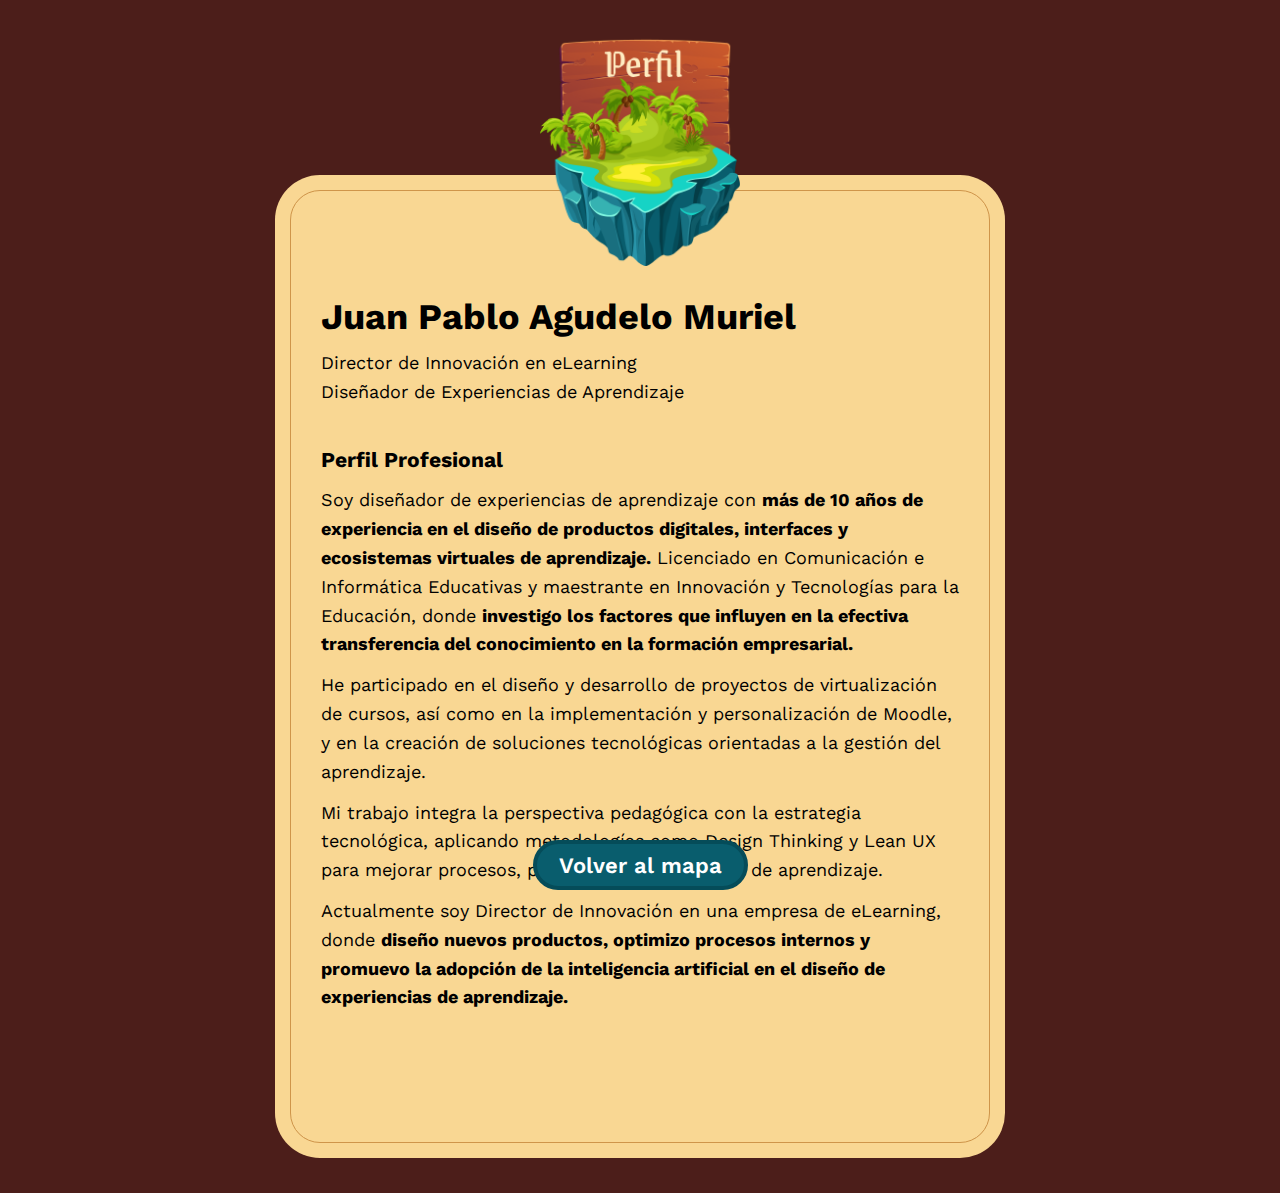
<file: worlds/mundo-1/index.html>
<!DOCTYPE html>
<html lang="es">

<head>
    <meta charset="UTF-8">
    <meta name="viewport" content="width=device-width, initial-scale=1.0">
    <title>Perfil | Juan Pablo Agudelo</title>

    <link rel="preconnect" href="https://fonts.googleapis.com">
    <link rel="preconnect" href="https://fonts.gstatic.com" crossorigin>
    <link href="https://fonts.googleapis.com/css2?family=Work+Sans:ital,wght@0,100..900;1,100..900&display=swap"
        rel="stylesheet">
    <link rel="stylesheet" href="css/restyle.css">
    <link rel="stylesheet" href="css/style.css">
</head>

<body>

    <article id="tema01" class="tema backdrop tema-activo">

        <section class="profile-container">
            <img class="profile-img" src="img/mundo-1.png" alt="Perfil">
            <h1 class="profile-name">Juan Pablo Agudelo Muriel</h1>
            <p class="profile-title">Director de Innovación en eLearning <br>Diseñador de Experiencias de Aprendizaje</p>
            <div class="profile-section">
                <h3 class="section-title">Perfil Profesional</h3>
                <p class="profile-description">
                    Soy diseñador de experiencias de aprendizaje con <strong>más de 10 años de experiencia en el diseño de productos digitales, interfaces y ecosistemas virtuales de aprendizaje.</strong> Licenciado en Comunicación e Informática Educativas y maestrante en Innovación y Tecnologías para la Educación, donde <strong>investigo los factores que influyen en la efectiva transferencia del conocimiento en la formación empresarial.</strong>
                </p>
                <p>
                    He participado en el diseño y desarrollo de proyectos de virtualización de cursos, así como en la implementación y personalización de Moodle, y en la creación de soluciones tecnológicas orientadas a la gestión del aprendizaje.
                </p>
                <p>
                    Mi trabajo integra la perspectiva pedagógica con la estrategia tecnológica, aplicando metodologías como Design Thinking y Lean UX para mejorar procesos, productos y experiencias de aprendizaje.
                </p>
                <p>
                    Actualmente soy Director de Innovación en una empresa de eLearning, donde <strong>diseño nuevos productos, optimizo procesos internos y promuevo la adopción de la inteligencia artificial en el diseño de experiencias de aprendizaje.</strong>
                </p>
            </div>
            <div class="navegation">
                <a class="cerrar btn" href="javascript:void(0)">Volver al mapa</a>
            </div>
        </section>

    </article>


    <script src="js/scripts.js"></script>
    <script src="js/backdrop.min.js"></script>
    <script>
        // Select all elements with class "cerrar"
        const elementClose = document.querySelectorAll(".cerrar");

        // Add click event listener to each element
        elementClose.forEach(element => {
            element.addEventListener("click", closeWorld);
        });

        // Function to close the world
        function closeWorld() {
            const dataBackdrop = {
                closeBackdrop: 'close'
            };
            window.parent.postMessage(dataBackdrop, '*');
        }
    </script>
</body>

</html>
</file>
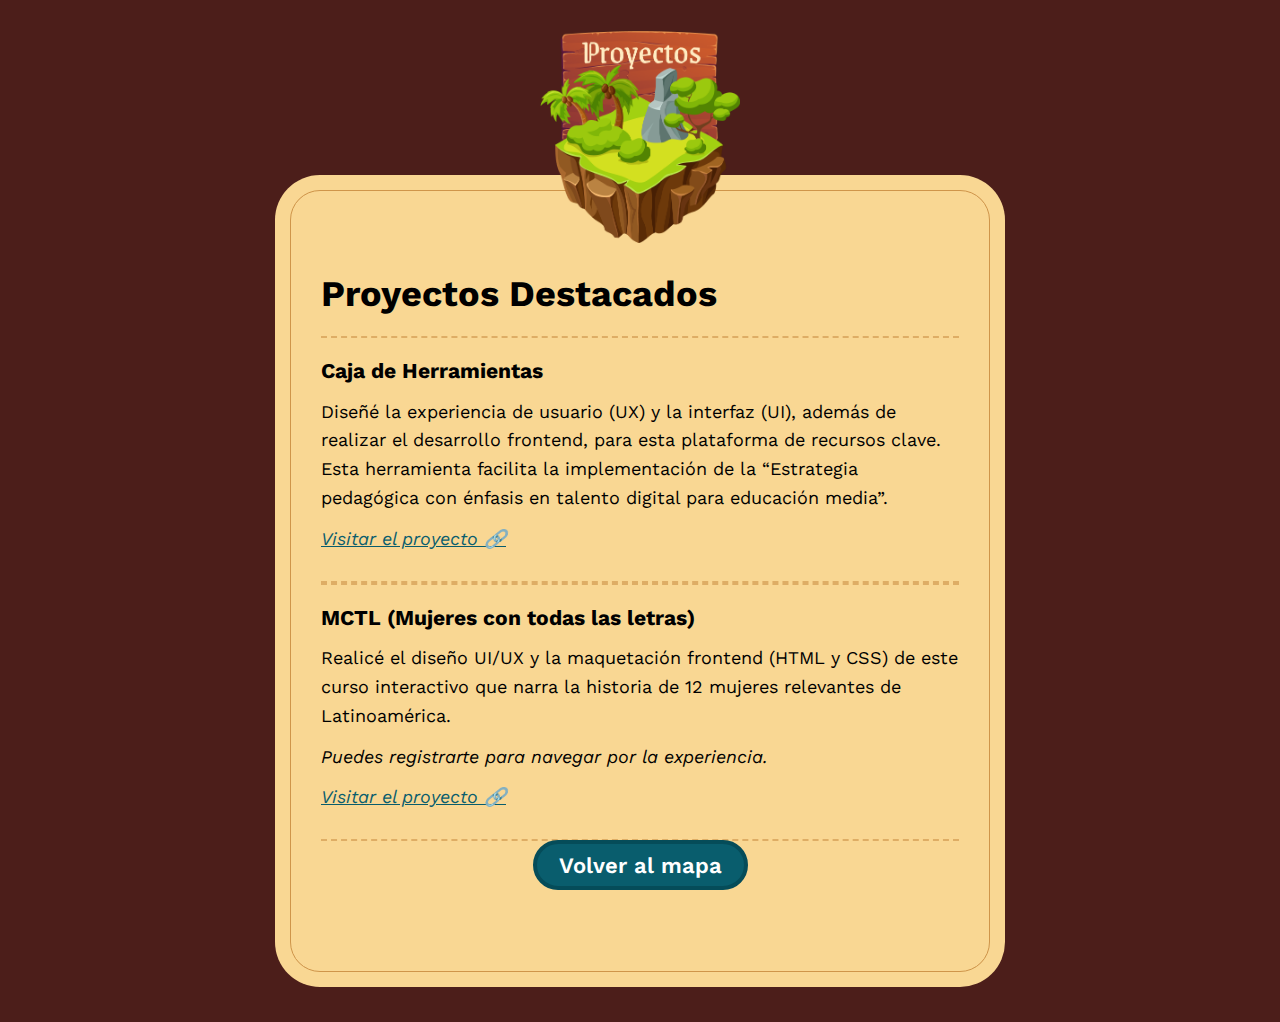
<file: worlds/mundo-2/index.html>
<!DOCTYPE html>
<html lang="es">

<head>
    <meta charset="UTF-8">
    <meta name="viewport" content="width=device-width, initial-scale=1.0">
    <title>Perfil | Juan Pablo Agudelo</title>

    <link rel="preconnect" href="https://fonts.googleapis.com">
    <link rel="preconnect" href="https://fonts.gstatic.com" crossorigin>
    <link href="https://fonts.googleapis.com/css2?family=Work+Sans:ital,wght@0,100..900;1,100..900&display=swap"
        rel="stylesheet">
    <link rel="stylesheet" href="css/restyle.css">
    <link rel="stylesheet" href="css/style.css">
</head>

<body>

    <article id="tema02" class="tema backdrop tema-activo">

        <section class="profile-container">
            <img class="profile-img" src="img/mundo-2.png" alt="Proyectos">
            <h1 class="profile-name">Proyectos Destacados</h1>
            <div class="item">
                <h3>Caja de Herramientas</h3>
                <p>
                    Diseñé la experiencia de usuario (UX) y la interfaz (UI), además de realizar
                    el desarrollo frontend, para esta plataforma de recursos clave. Esta herramienta facilita la
                    implementación de la “Estrategia pedagógica con énfasis en talento digital para educación media”.
                </p>
                <p>
                    <a class="link-p" href="https://caja-herramientas.labtica.com/" target="_blank" rel="noopener noreferrer">Visitar
                        el proyecto 🔗</a>
                </p>
            </div>
            <div class="item">
                <h3>MCTL (Mujeres con todas las letras)</h3>
                <p>
                    Realicé el diseño UI/UX y la maquetación frontend (HTML y CSS) de este curso interactivo que narra la historia de 12 mujeres relevantes de Latinoamérica.
                </p>
                <p>
                    <i>Puedes registrarte para navegar por la experiencia.</i>
                </p>
                <p>
                    <a class="link-p" href="https://mctl.escueladidactica.com/" target="_blank" rel="noopener noreferrer">Visitar
                        el proyecto 🔗</a>
                </p>
            </div>
            <div class="navegation">
                <a class="cerrar btn" href="javascript:void(0)">Volver al mapa</a>
            </div>
        </section>

    </article>


    <script src="js/scripts.js"></script>
    <script src="js/backdrop.min.js"></script>
    <script>
        // Select all elements with class "cerrar"
        const elementClose = document.querySelectorAll(".cerrar");

        // Add click event listener to each element
        elementClose.forEach(element => {
            element.addEventListener("click", closeWorld);
        });

        // Function to close the world
        function closeWorld() {
            const dataBackdrop = {
                closeBackdrop: 'close'
            };
            window.parent.postMessage(dataBackdrop, '*');
        }
    </script>
</body>

</html>
</file>
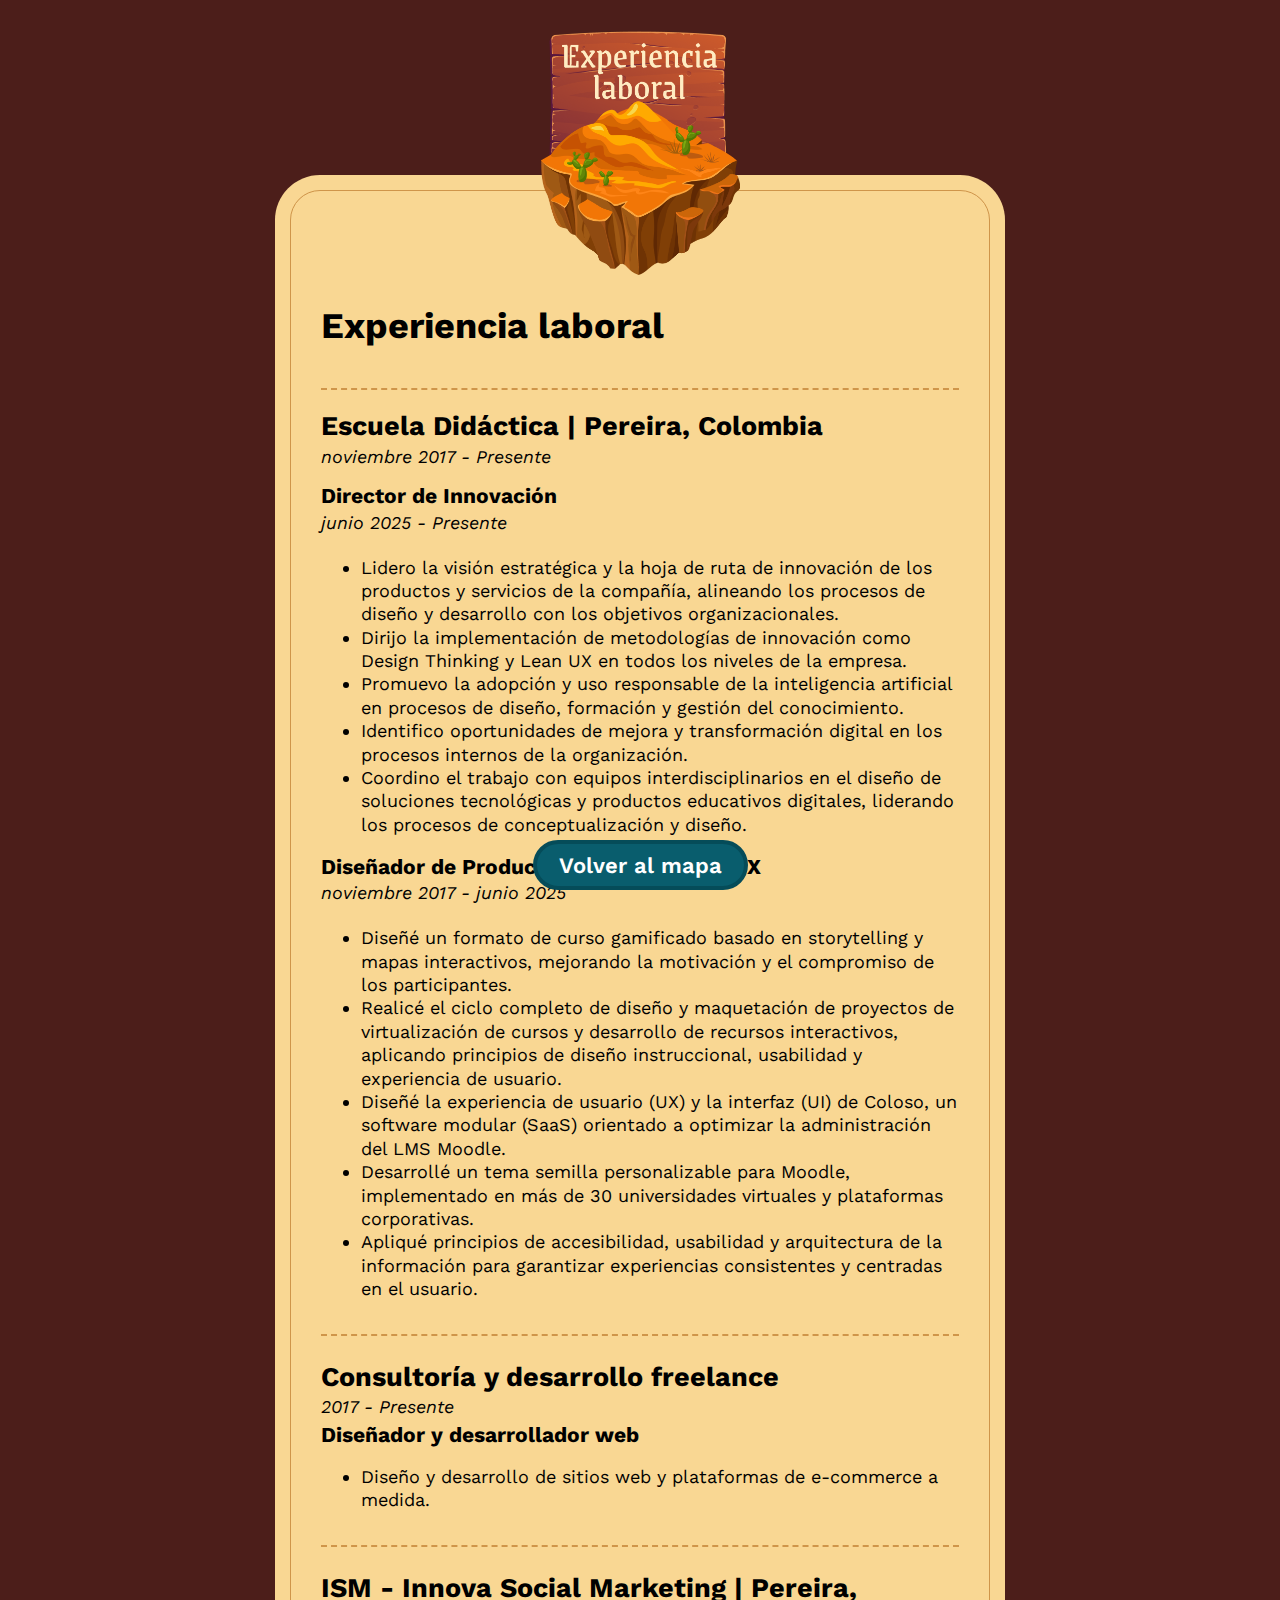
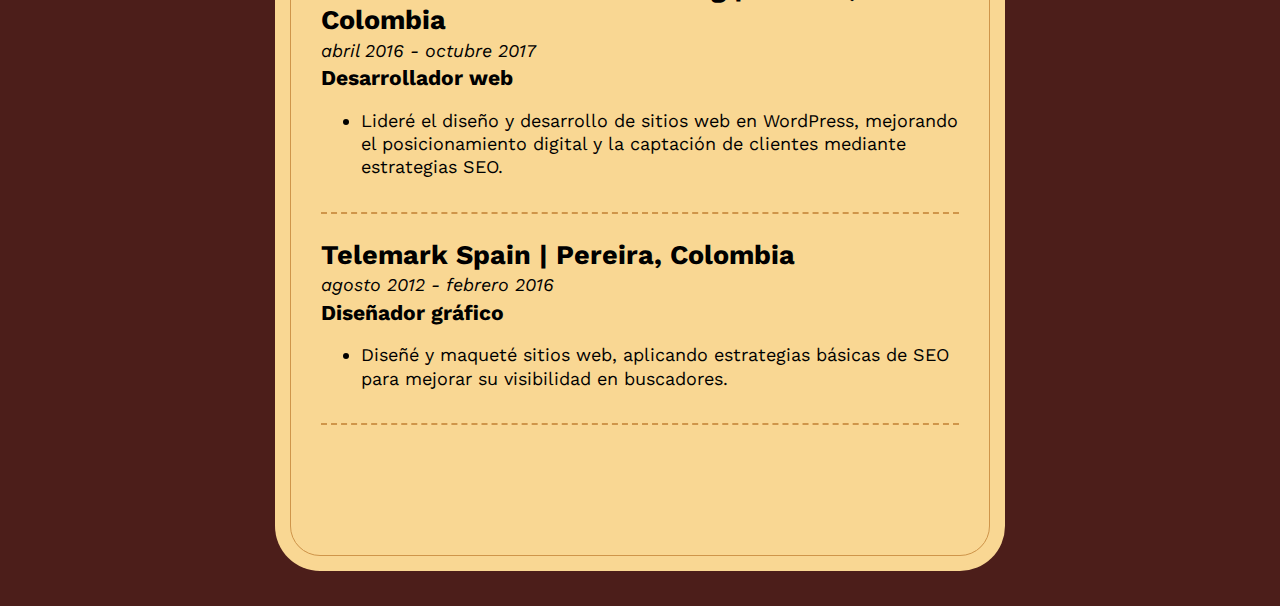
<file: worlds/mundo-3/index.html>
<!DOCTYPE html>
<html lang="es">

<head>
    <meta charset="UTF-8">
    <meta name="viewport" content="width=device-width, initial-scale=1.0">
    <title>Perfil | Juan Pablo Agudelo</title>

    <link rel="preconnect" href="https://fonts.googleapis.com">
    <link rel="preconnect" href="https://fonts.gstatic.com" crossorigin>
    <link href="https://fonts.googleapis.com/css2?family=Work+Sans:ital,wght@0,100..900;1,100..900&display=swap"
        rel="stylesheet">
    <link rel="stylesheet" href="css/restyle.css">
    <link rel="stylesheet" href="css/style.css">
</head>

<body>

    <article id="tema03" class="tema backdrop tema-activo">

        <section class="profile-container">
            <img class="profile-img" src="img/mundo-3.png" alt="Perfil">
            <h1 class="profile-name">Experiencia laboral</h1>
            <div class="profile-section">
                <div class="job">
                    <h2 class="mb-0">Escuela Didáctica | Pereira, Colombia</h2>
                    <p class="date"><i>noviembre 2017 - Presente</i></p>
                    
                    <h3 class="mb-0">Director de Innovación</h3>
                    <p class="date mb-0"><i>junio 2025 - Presente</i></p>
                    <ul>
                        <li>Lidero la visión estratégica y la hoja de ruta de innovación de los productos y servicios de la compañía, alineando los procesos de diseño y desarrollo con los objetivos organizacionales.</li>
                        <li>Dirijo la implementación de metodologías de innovación como Design Thinking y Lean UX en todos los niveles de la empresa.</li>
                        <li>Promuevo la adopción y uso responsable de la inteligencia artificial en procesos de diseño, formación y gestión del conocimiento.</li>
                        <li>Identifico oportunidades de mejora y transformación digital en los procesos internos de la organización.</li>
                        <li>Coordino el trabajo con equipos interdisciplinarios en el diseño de soluciones tecnológicas y productos educativos digitales, liderando los procesos de conceptualización y diseño.</li>
                    </ul>

                    <h3 class="mb-0">Diseñador de Productos / Diseñador UI/UX</h3>
                    <p class="date mb-0"><i>noviembre 2017 - junio 2025</i></p>
                    <ul>
                        <li>Diseñé un formato de curso gamificado basado en storytelling y mapas interactivos, mejorando la motivación y el compromiso de los participantes.</li>
                        <li>Realicé el ciclo completo de diseño y maquetación de proyectos de virtualización de cursos y desarrollo de recursos interactivos, aplicando principios de diseño instruccional, usabilidad y experiencia de usuario.</li>
                        <li>Diseñé la experiencia de usuario (UX) y la interfaz (UI) de Coloso, un software modular (SaaS) orientado a optimizar la administración del LMS Moodle.</li>
                        <li>Desarrollé un tema semilla personalizable para Moodle, implementado en más de 30 universidades virtuales y plataformas corporativas.</li>
                        <li>Apliqué principios de accesibilidad, usabilidad y arquitectura de la información para garantizar experiencias consistentes y centradas en el usuario.</li>
                    </ul>
                </div>

                <div class="job">
                    <h2 class="mb-0">Consultoría y desarrollo freelance</h2>
                     <p class="date mb-0"><i>2017 - Presente</i></p>
                    <h3 class="mb-0">Diseñador y desarrollador web</h3>
                    <ul>
                        <li>Diseño y desarrollo de sitios web y plataformas de e-commerce a medida.</li>
                    </ul>
                </div>

                <div class="job">
                    <h2 class="mb-0">ISM - Innova Social Marketing | Pereira, Colombia</h2>
                    <p class="date mb-0"><i>abril 2016 - octubre 2017</i></p>
                    <h3>Desarrollador web</h3>
                    <ul>
                        <li>Lideré el diseño y desarrollo de sitios web en WordPress, mejorando el posicionamiento digital y la captación de clientes mediante estrategias SEO.</li>
                    </ul>
                </div>

                <div class="job">
                    <h2 class="mb-0">Telemark Spain | Pereira, Colombia</h2>
                    <p class="date mb-0"><i>agosto 2012 - febrero 2016</i></p>
                    <h3>Diseñador gráfico</h3>
                    <ul>
                        <li>Diseñé y maqueté sitios web, aplicando estrategias básicas de SEO para mejorar su visibilidad en buscadores.</li>
                    </ul>
                </div>
            </div></div></ul>

            </div>
            <div class="navegation">
                <a class="cerrar btn" href="javascript:void(0)">Volver al mapa</a>
            </div>
        </section>

    </article>


    <script src="js/scripts.js"></script>
    <script src="js/backdrop.min.js"></script>
    <script>
        // Select all elements with class "cerrar"
        const elementClose = document.querySelectorAll(".cerrar");

        // Add click event listener to each element
        elementClose.forEach(element => {
            element.addEventListener("click", closeWorld);
        });

        // Function to close the world
        function closeWorld() {
            const dataBackdrop = {
                closeBackdrop: 'close'
            };
            window.parent.postMessage(dataBackdrop, '*');
        }
    </script>
</body>


</html>
</file>
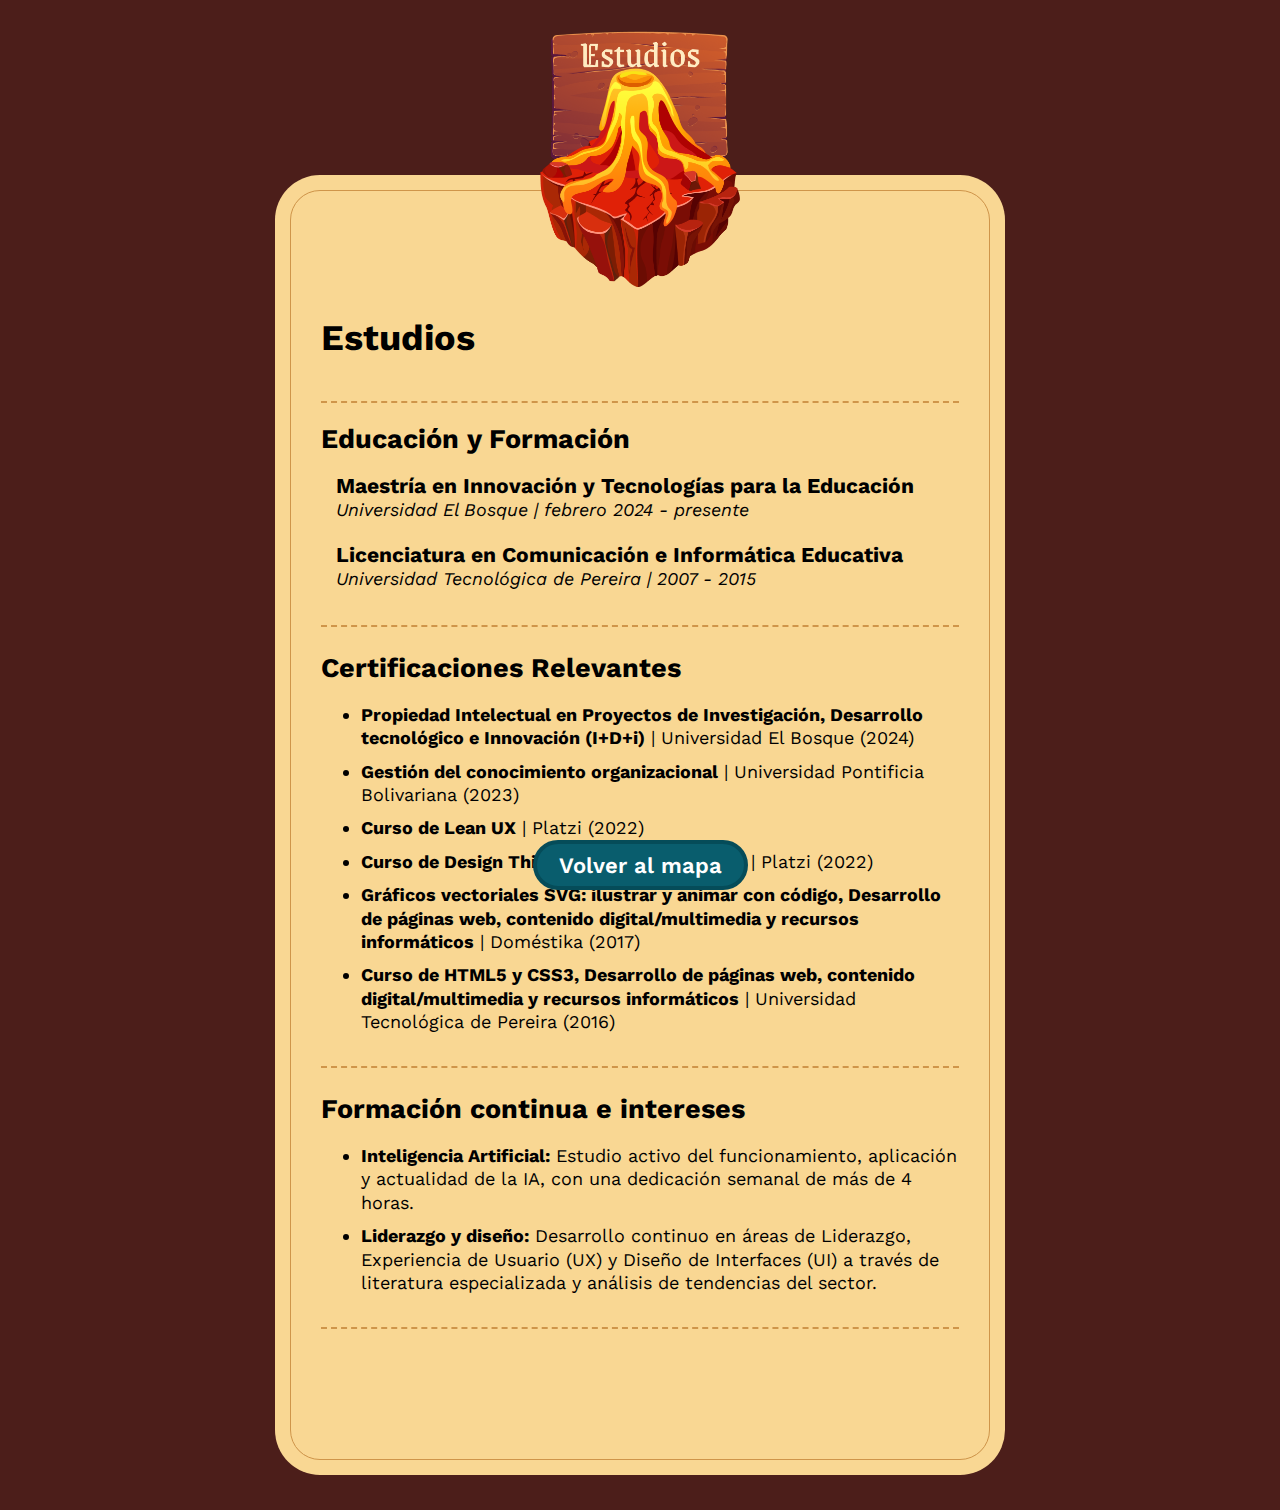
<file: worlds/mundo-4/index.html>
<!DOCTYPE html>
<html lang="es">

<head>
    <meta charset="UTF-8">
    <meta name="viewport" content="width=device-width, initial-scale=1.0">
    <title>Perfil | Juan Pablo Agudelo</title>

    <link rel="preconnect" href="https://fonts.googleapis.com">
    <link rel="preconnect" href="https://fonts.gstatic.com" crossorigin>
    <link href="https://fonts.googleapis.com/css2?family=Work+Sans:ital,wght@0,100..900;1,100..900&display=swap"
        rel="stylesheet">
    <link rel="stylesheet" href="css/restyle.css">
    <link rel="stylesheet" href="css/style.css">
</head>

<body>

    <article id="tema04" class="tema backdrop tema-activo">

        <section class="profile-container">
            <img class="profile-img" src="img/mundo-4.png" alt="Estudios">
            <h1 class="profile-name">Estudios</h1>
            <div class="profile-section">
                <div class="item">
                    <h2>Educación y Formación</h2>
                        <div class="pl-15">
                            <div class="mb-20">
                                <h3 class="mb-0">Maestría en Innovación y Tecnologías para la Educación</h3>
                                <i>Universidad El Bosque <span class="date">| febrero 2024 - presente</span></i>
                            </div>
                            <div class="mb-20">
                                <h3 class="mb-0">Licenciatura en Comunicación e Informática Educativa</h3>
                                <i>Universidad Tecnológica de Pereira <span class="date">| 2007 - 2015</span></i>
                            </div>
                        </div>
                </div>
                <div class="item">
                    <h2>Certificaciones Relevantes</h2>
                    <ul class="certifications-list">
                        <li>
                            <strong>Propiedad Intelectual en Proyectos de Investigación, Desarrollo tecnológico e Innovación (I+D+i)</strong> | Universidad El Bosque (2024)
                        </li>
                        <li>
                            <strong>Gestión del conocimiento organizacional</strong> | Universidad Pontificia Bolivariana (2023)
                        </li>
                        <li>
                            <strong>Curso de Lean UX</strong> | Platzi (2022)
                        </li>
                        <li>
                            <strong>Curso de Design Thinking con Minds Garage</strong> | Platzi (2022)
                        </li>
                        <li>
                            <strong>Gráficos vectoriales SVG: ilustrar y animar con código, Desarrollo de páginas web, contenido digital/multimedia y recursos informáticos</strong> | Doméstika (2017)
                        </li>
                        <li>
                            <strong>Curso de HTML5 y CSS3, Desarrollo de páginas web, contenido digital/multimedia y recursos informáticos</strong> | Universidad Tecnológica de Pereira (2016)
                        </li>
                    </ul>
                </div>
                <div class="item">
                    <h2>Formación continua e intereses</h2>
                    <ul class="interests-list">
                        <li>
                            <strong>Inteligencia Artificial:</strong> Estudio activo del funcionamiento, aplicación y actualidad de la IA, con una dedicación semanal de más de 4 horas.
                        </li>
                        <li>
                            <strong>Liderazgo y diseño:</strong> Desarrollo continuo en áreas de Liderazgo, Experiencia de Usuario (UX) y Diseño de Interfaces (UI) a través de literatura especializada y análisis de tendencias del sector.
                        </li>
                    </ul>
                </div>
            </div>

            </div>
            <div class="navegation">
                <a class="cerrar btn" href="javascript:void(0)">Volver al mapa</a>
            </div>
        </section>

    </article>


    <script src="js/scripts.js"></script>
    <script src="js/backdrop.min.js"></script>
    <script>
        // Select all elements with class "cerrar"
        const elementClose = document.querySelectorAll(".cerrar");

        // Add click event listener to each element
        elementClose.forEach(element => {
            element.addEventListener("click", closeWorld);
        });

        // Function to close the world
        function closeWorld() {
            const dataBackdrop = {
                closeBackdrop: 'close'
            };
            window.parent.postMessage(dataBackdrop, '*');
        }
    </script>
</body>


</html>
</file>
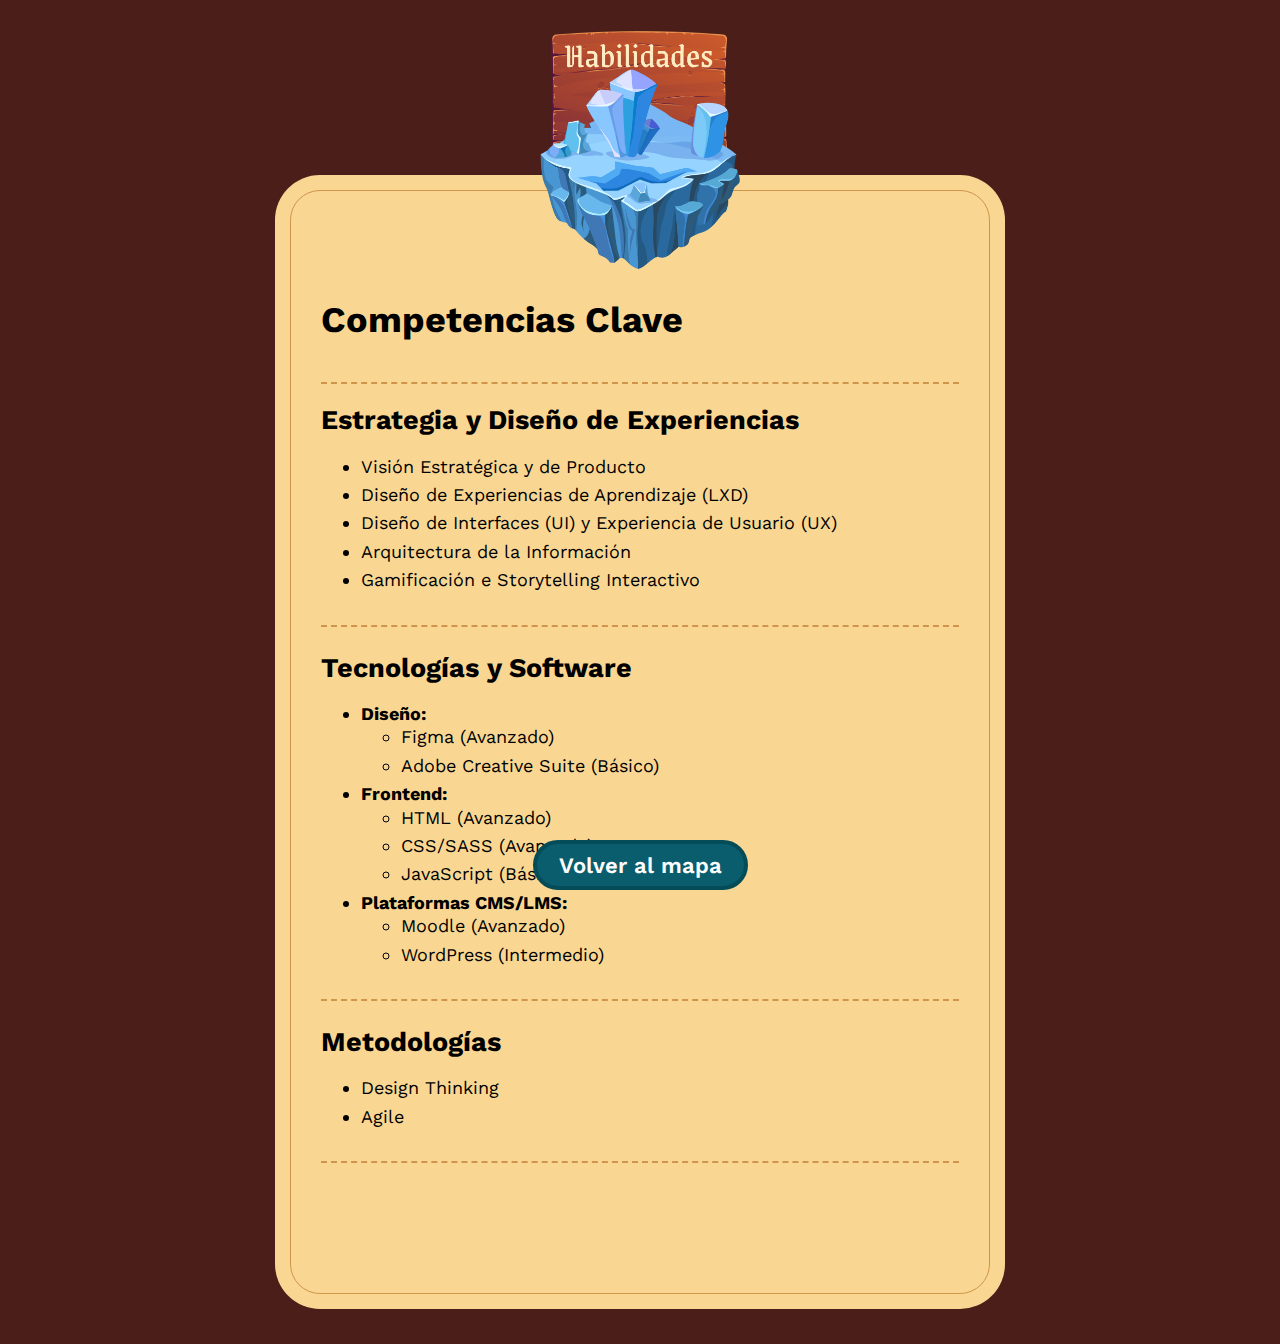
<file: worlds/mundo-5/index.html>
<!DOCTYPE html>
<html lang="es">

<head>
    <meta charset="UTF-8">
    <meta name="viewport" content="width=device-width, initial-scale=1.0">
    <title>Perfil | Juan Pablo Agudelo</title>

    <link rel="preconnect" href="https://fonts.googleapis.com">
    <link rel="preconnect" href="https://fonts.gstatic.com" crossorigin>
    <link href="https://fonts.googleapis.com/css2?family=Work+Sans:ital,wght@0,100..900;1,100..900&display=swap"
        rel="stylesheet">
    <link rel="stylesheet" href="css/restyle.css">
    <link rel="stylesheet" href="css/style.css">
</head>

<body>

    <article id="tema05" class="tema backdrop tema-activo">

        <section class="profile-container">
            <img class="profile-img" src="img/mundo-5.png" alt="Habilidades">
            <h1 class="profile-name">Competencias Clave</h1>
            <div class="profile-section">
                <div class="item">
                    <h2>Estrategia y Diseño de Experiencias</h2>
                    <ul>
                        <li>Visión Estratégica y de Producto</li>
                        <li>Diseño de Experiencias de Aprendizaje (LXD)</li>
                        <li>Diseño de Interfaces (UI) y Experiencia de Usuario (UX)</li>
                        <li>Arquitectura de la Información</li>
                        <li>Gamificación e Storytelling Interactivo</li>
                    </ul>
                </div>
                <div class="item">
                    <h2>Tecnologías y Software</h2>
                    <ul>
                        <li>
                            <strong>Diseño:</strong>
                            <ul>
                                <li>Figma (Avanzado)</li>
                                <li>Adobe Creative Suite (Básico)</li>
                            </ul>
                        </li>
                        <li>
                            <strong>Frontend:</strong>
                            <ul>
                                <li>HTML (Avanzado)</li>
                                <li>CSS/SASS (Avanzado)</li>
                                <li>JavaScript (Básico)</li>
                            </ul>
                        </li>
                        <li>
                            <strong>Plataformas CMS/LMS:</strong>
                            <ul>
                                <li>Moodle (Avanzado)</li>
                                <li>WordPress (Intermedio)</li>
                            </ul>
                        </li>
                    </ul>
                </div>
                <div class="item">
                    <h2>Metodologías</h2>
                    <ul>
                        <li>Design Thinking</li>
                        <li>Agile</li>
                    </ul>
                </div>
            </div>

            </div>
            <div class="navegation">
                <a class="cerrar btn" href="javascript:void(0)">Volver al mapa</a>
            </div>
        </section>

    </article>


    <script src="js/scripts.js"></script>
    <script src="js/backdrop.min.js"></script>
    <script>
        // Select all elements with class "cerrar"
        const elementClose = document.querySelectorAll(".cerrar");

        // Add click event listener to each element
        elementClose.forEach(element => {
            element.addEventListener("click", closeWorld);
        });

        // Function to close the world
        function closeWorld() {
            const dataBackdrop = {
                closeBackdrop: 'close'
            };
            window.parent.postMessage(dataBackdrop, '*');
        }
    </script>
</body>

</html>
</file>
<file: worlds/mundo-1/css/restyle.css>
*,*::before,*::after{-webkit-box-sizing:border-box;box-sizing:border-box}:focus{outline:none}html{line-height:1.3;-webkit-text-size-adjust:100%;-webkit-tap-highlight-color:transparent}body{margin:0;font-size:1rem}main{display:block}h1{font-size:2em}h1,h2,h3,h4,h5,h6{margin:0 0 0.67em;line-height:1.2}p{margin-top:0;margin-bottom:0.67em}hr{-webkit-box-sizing:content-box;box-sizing:content-box;height:0;overflow:visible}pre{font-family:monospace, monospace;font-size:1em}a{background-color:transparent}abbr[title]{border-bottom:none;text-decoration:underline;-webkit-text-decoration:underline dotted;text-decoration:underline dotted}b,strong{font-weight:bolder}code,kbd,samp{font-family:monospace, monospace;font-size:1em}small{font-size:80%}sub,sup{font-size:75%;line-height:0;position:relative;vertical-align:baseline}sub{bottom:-0.25em}sup{top:-0.5em}img{border-style:none;vertical-align:middle}button,input,optgroup,select,textarea{font-family:inherit;font-size:100%;line-height:1.15;margin:0}button,input{overflow:visible}button,select{text-transform:none}button,[type="button"],[type="reset"],[type="submit"]{-webkit-appearance:button;border:0}button:hover{cursor:pointer}button::-moz-focus-inner,[type="button"]::-moz-focus-inner,[type="reset"]::-moz-focus-inner,[type="submit"]::-moz-focus-inner{border-style:none;padding:0}button:focus,button:-moz-focusring,[type="button"]:-moz-focusring,[type="reset"]:-moz-focusring,[type="submit"]:-moz-focusring{outline:none}fieldset{padding:0.35em 0.75em 0.625em}legend{-webkit-box-sizing:border-box;box-sizing:border-box;color:inherit;display:table;max-width:100%;padding:0;white-space:normal}progress{vertical-align:baseline}textarea{overflow:auto}[type="checkbox"],[type="radio"]{-webkit-box-sizing:border-box;box-sizing:border-box;padding:0}[type="number"]::-webkit-inner-spin-button,[type="number"]::-webkit-outer-spin-button{height:auto}[type="search"]{-webkit-appearance:textfield;outline-offset:-2px}[type="search"]::-webkit-search-decoration{-webkit-appearance:none}::-webkit-file-upload-button{-webkit-appearance:button;font:inherit}details{display:block}summary{display:list-item}template{display:none}[hidden]{display:none}
</file>
<file: worlds/mundo-1/css/style.css>
:root {
   font-size: 18px;
}

body {
   font-family: "Work Sans", sans-serif;
   min-height: 100vh;
   background-color: #4c1e1a;
   padding: 20px;
}

img {
   max-width: 100%;
}

p {
   line-height: 1.6;
}   

.profile-container {
  max-width: 700px;
  margin: 170px auto 30px;
  background-color: #f9d793;
  padding: 30px;
  border-radius: 30px;
  border: 1px solid #cf954a;
    box-shadow: 0 0 0 15px #f9d793;
}
.profile-img {
  position: relative;
  top: -190px;
  left: 50%;
  transform: translateX(-50%);
  width: 200px;
  margin-bottom: -160px;
}

.navegation {
    position: sticky;
  bottom: 10px;
    text-align: center;
    margin-top: 40px;
}

.navegation .btn {
    margin-left:auto;
    margin-right: auto;
}

.btn {
   display: block;
   width: 100%;
   max-width: max-content;
   padding: .2em 1em;
   margin: 10px 10px 10px;
   font-size: 22px;
   font-weight: 600; 
   color: rgb(255, 255, 255);
   background-color: #095d6d;
   border-style: solid;
   border-width: 4px;
   border-color: #054c59;
   border-radius: 50px;
   transition: all 0.3s ease 0s;
   text-align: center;
   line-height: 1.5;
   text-decoration: none;
}

.btn:hover {
   text-decoration: none;
   transform: scale(1.05);
   box-shadow: 0 27px 24px 0 rgba(0, 0, 0, 0.24), 0 40px 77px 0 rgba(0, 0, 0, 0.19);
}


.profile-name {
    margin-bottom: 10px;
}

.profile-section {
    margin-top: 40px;
}
</file>
<file: worlds/mundo-2/css/restyle.css>
*,*::before,*::after{-webkit-box-sizing:border-box;box-sizing:border-box}:focus{outline:none}html{line-height:1.3;-webkit-text-size-adjust:100%;-webkit-tap-highlight-color:transparent}body{margin:0;font-size:1rem}main{display:block}h1{font-size:2em}h1,h2,h3,h4,h5,h6{margin:0 0 0.67em;line-height:1.2}p{margin-top:0;margin-bottom:0.67em}hr{-webkit-box-sizing:content-box;box-sizing:content-box;height:0;overflow:visible}pre{font-family:monospace, monospace;font-size:1em}a{background-color:transparent}abbr[title]{border-bottom:none;text-decoration:underline;-webkit-text-decoration:underline dotted;text-decoration:underline dotted}b,strong{font-weight:bolder}code,kbd,samp{font-family:monospace, monospace;font-size:1em}small{font-size:80%}sub,sup{font-size:75%;line-height:0;position:relative;vertical-align:baseline}sub{bottom:-0.25em}sup{top:-0.5em}img{border-style:none;vertical-align:middle}button,input,optgroup,select,textarea{font-family:inherit;font-size:100%;line-height:1.15;margin:0}button,input{overflow:visible}button,select{text-transform:none}button,[type="button"],[type="reset"],[type="submit"]{-webkit-appearance:button;border:0}button:hover{cursor:pointer}button::-moz-focus-inner,[type="button"]::-moz-focus-inner,[type="reset"]::-moz-focus-inner,[type="submit"]::-moz-focus-inner{border-style:none;padding:0}button:focus,button:-moz-focusring,[type="button"]:-moz-focusring,[type="reset"]:-moz-focusring,[type="submit"]:-moz-focusring{outline:none}fieldset{padding:0.35em 0.75em 0.625em}legend{-webkit-box-sizing:border-box;box-sizing:border-box;color:inherit;display:table;max-width:100%;padding:0;white-space:normal}progress{vertical-align:baseline}textarea{overflow:auto}[type="checkbox"],[type="radio"]{-webkit-box-sizing:border-box;box-sizing:border-box;padding:0}[type="number"]::-webkit-inner-spin-button,[type="number"]::-webkit-outer-spin-button{height:auto}[type="search"]{-webkit-appearance:textfield;outline-offset:-2px}[type="search"]::-webkit-search-decoration{-webkit-appearance:none}::-webkit-file-upload-button{-webkit-appearance:button;font:inherit}details{display:block}summary{display:list-item}template{display:none}[hidden]{display:none}
</file>
<file: worlds/mundo-2/css/style.css>
:root {
   font-size: 18px;
}

body {
   font-family: "Work Sans", sans-serif;
   min-height: 100vh;
   background-color: #4c1e1a;
   padding: 20px;
}

img {
   max-width: 100%;
}

p {
   line-height: 1.6;
}   

.profile-container {
  max-width: 700px;
  margin: 170px auto 30px;
  background-color: #f9d793;
  padding: 30px;
  border-radius: 30px;
  border: 1px solid #cf954a;
    box-shadow: 0 0 0 15px #f9d793;
}
.profile-img {
  position: relative;
  top: -190px;
  left: 50%;
  transform: translateX(-50%);
  width: 200px;
  margin-bottom: -160px;
}

.navegation {
    position: sticky;
  bottom: 10px;
    text-align: center;
    margin-top: 40px;
}

.navegation .btn {
    margin-left:auto;
    margin-right: auto;
}

.btn {
   display: block;
   width: 100%;
   max-width: max-content;
   padding: .2em 1em;
   margin: 10px 10px 10px;
   font-size: 22px;
   font-weight: 600; 
   color: rgb(255, 255, 255);
   background-color: #095d6d;
   border-style: solid;
   border-width: 4px;
   border-color: #054c59;
   border-radius: 50px;
   transition: all 0.3s ease 0s;
   text-align: center;
   line-height: 1.5;
   text-decoration: none;
}

.btn:hover {
   text-decoration: none;
   transform: scale(1.05);
   box-shadow: 0 27px 24px 0 rgba(0, 0, 0, 0.24), 0 40px 77px 0 rgba(0, 0, 0, 0.19);
}


.profile-name {
    margin-bottom: 20px;
}

.profile-section {
    margin-top: 40px;
}


.item {
  border-top: 2px dashed #dead65;
  border-bottom: 2px dashed #dead65;
  padding: 20px 0 15px;
}

.link-p {
   font-style: italic;
   color: #095d6d;
}
</file>
<file: worlds/mundo-3/css/restyle.css>
*,*::before,*::after{-webkit-box-sizing:border-box;box-sizing:border-box}:focus{outline:none}html{line-height:1.3;-webkit-text-size-adjust:100%;-webkit-tap-highlight-color:transparent}body{margin:0;font-size:1rem}main{display:block}h1{font-size:2em}h1,h2,h3,h4,h5,h6{margin:0 0 0.67em;line-height:1.2}p{margin-top:0;margin-bottom:0.67em}hr{-webkit-box-sizing:content-box;box-sizing:content-box;height:0;overflow:visible}pre{font-family:monospace, monospace;font-size:1em}a{background-color:transparent}abbr[title]{border-bottom:none;text-decoration:underline;-webkit-text-decoration:underline dotted;text-decoration:underline dotted}b,strong{font-weight:bolder}code,kbd,samp{font-family:monospace, monospace;font-size:1em}small{font-size:80%}sub,sup{font-size:75%;line-height:0;position:relative;vertical-align:baseline}sub{bottom:-0.25em}sup{top:-0.5em}img{border-style:none;vertical-align:middle}button,input,optgroup,select,textarea{font-family:inherit;font-size:100%;line-height:1.15;margin:0}button,input{overflow:visible}button,select{text-transform:none}button,[type="button"],[type="reset"],[type="submit"]{-webkit-appearance:button;border:0}button:hover{cursor:pointer}button::-moz-focus-inner,[type="button"]::-moz-focus-inner,[type="reset"]::-moz-focus-inner,[type="submit"]::-moz-focus-inner{border-style:none;padding:0}button:focus,button:-moz-focusring,[type="button"]:-moz-focusring,[type="reset"]:-moz-focusring,[type="submit"]:-moz-focusring{outline:none}fieldset{padding:0.35em 0.75em 0.625em}legend{-webkit-box-sizing:border-box;box-sizing:border-box;color:inherit;display:table;max-width:100%;padding:0;white-space:normal}progress{vertical-align:baseline}textarea{overflow:auto}[type="checkbox"],[type="radio"]{-webkit-box-sizing:border-box;box-sizing:border-box;padding:0}[type="number"]::-webkit-inner-spin-button,[type="number"]::-webkit-outer-spin-button{height:auto}[type="search"]{-webkit-appearance:textfield;outline-offset:-2px}[type="search"]::-webkit-search-decoration{-webkit-appearance:none}::-webkit-file-upload-button{-webkit-appearance:button;font:inherit}details{display:block}summary{display:list-item}template{display:none}[hidden]{display:none}
</file>
<file: worlds/mundo-3/css/style.css>
:root {
   font-size: 18px;
}

body {
   font-family: "Work Sans", sans-serif;
   min-height: 100vh;
   background-color: #4c1e1a;
   padding: 20px;
}

img {
   max-width: 100%;
}

p {
   line-height: 1.6;
}   

.profile-container {
  max-width: 700px;
  margin: 170px auto 30px;
  background-color: #f9d793;
  padding: 30px;
  border-radius: 30px;
  border: 1px solid #cf954a;
    box-shadow: 0 0 0 15px #f9d793;
}
.profile-img {
  position: relative;
  top: -190px;
  left: 50%;
  transform: translateX(-50%);
  width: 200px;
  margin-bottom: -160px;
}

.navegation {
    position: sticky;
  bottom: 10px;
    text-align: center;
    margin-top: 40px;
}

.navegation .btn {
    margin-left:auto;
    margin-right: auto;
}

.btn {
   display: block;
   width: 100%;
   max-width: max-content;
   padding: .2em 1em;
   margin: 10px 10px 10px;
   font-size: 22px;
   font-weight: 600; 
   color: rgb(255, 255, 255);
   background-color: #095d6d;
   border-style: solid;
   border-width: 4px;
   border-color: #054c59;
   border-radius: 50px;
   transition: all 0.3s ease 0s;
   text-align: center;
   line-height: 1.5;
   text-decoration: none;
}

.btn:hover {
   text-decoration: none;
   transform: scale(1.05);
   box-shadow: 0 27px 24px 0 rgba(0, 0, 0, 0.24), 0 40px 77px 0 rgba(0, 0, 0, 0.19);
}


.profile-name {
    margin-bottom: 10px;
}

.profile-section {
    margin-top: 40px;
}

.job {
   border-bottom: 2px dashed #cf954a;
   margin-bottom: 25px;
   padding-bottom: 15px;
}

.job:first-child {
   border-top: 2px dashed #cf954a;
   padding-top: 20px;
}

.mb-0 {
    margin-bottom: 0;
}
</file>
<file: worlds/mundo-4/css/restyle.css>
*,*::before,*::after{-webkit-box-sizing:border-box;box-sizing:border-box}:focus{outline:none}html{line-height:1.3;-webkit-text-size-adjust:100%;-webkit-tap-highlight-color:transparent}body{margin:0;font-size:1rem}main{display:block}h1{font-size:2em}h1,h2,h3,h4,h5,h6{margin:0 0 0.67em;line-height:1.2}p{margin-top:0;margin-bottom:0.67em}hr{-webkit-box-sizing:content-box;box-sizing:content-box;height:0;overflow:visible}pre{font-family:monospace, monospace;font-size:1em}a{background-color:transparent}abbr[title]{border-bottom:none;text-decoration:underline;-webkit-text-decoration:underline dotted;text-decoration:underline dotted}b,strong{font-weight:bolder}code,kbd,samp{font-family:monospace, monospace;font-size:1em}small{font-size:80%}sub,sup{font-size:75%;line-height:0;position:relative;vertical-align:baseline}sub{bottom:-0.25em}sup{top:-0.5em}img{border-style:none;vertical-align:middle}button,input,optgroup,select,textarea{font-family:inherit;font-size:100%;line-height:1.15;margin:0}button,input{overflow:visible}button,select{text-transform:none}button,[type="button"],[type="reset"],[type="submit"]{-webkit-appearance:button;border:0}button:hover{cursor:pointer}button::-moz-focus-inner,[type="button"]::-moz-focus-inner,[type="reset"]::-moz-focus-inner,[type="submit"]::-moz-focus-inner{border-style:none;padding:0}button:focus,button:-moz-focusring,[type="button"]:-moz-focusring,[type="reset"]:-moz-focusring,[type="submit"]:-moz-focusring{outline:none}fieldset{padding:0.35em 0.75em 0.625em}legend{-webkit-box-sizing:border-box;box-sizing:border-box;color:inherit;display:table;max-width:100%;padding:0;white-space:normal}progress{vertical-align:baseline}textarea{overflow:auto}[type="checkbox"],[type="radio"]{-webkit-box-sizing:border-box;box-sizing:border-box;padding:0}[type="number"]::-webkit-inner-spin-button,[type="number"]::-webkit-outer-spin-button{height:auto}[type="search"]{-webkit-appearance:textfield;outline-offset:-2px}[type="search"]::-webkit-search-decoration{-webkit-appearance:none}::-webkit-file-upload-button{-webkit-appearance:button;font:inherit}details{display:block}summary{display:list-item}template{display:none}[hidden]{display:none}
</file>
<file: worlds/mundo-4/css/style.css>
:root {
   font-size: 18px;
}

body {
   font-family: "Work Sans", sans-serif;
   min-height: 100vh;
   background-color: #4c1e1a;
   padding: 20px;
}

img {
   max-width: 100%;
}

p {
   line-height: 1.6;
}   

.profile-container {
  max-width: 700px;
  margin: 170px auto 30px;
  background-color: #f9d793;
  padding: 30px;
  border-radius: 30px;
  border: 1px solid #cf954a;
    box-shadow: 0 0 0 15px #f9d793;
}
.profile-img {
  position: relative;
  top: -190px;
  left: 50%;
  transform: translateX(-50%);
  width: 200px;
  margin-bottom: -160px;
}

.navegation {
    position: sticky;
  bottom: 10px;
    text-align: center;
    margin-top: 40px;
}

.navegation .btn {
    margin-left:auto;
    margin-right: auto;
}

.btn {
   display: block;
   width: 100%;
   max-width: max-content;
   padding: .2em 1em;
   margin: 10px 10px 10px;
   font-size: 22px;
   font-weight: 600; 
   color: rgb(255, 255, 255);
   background-color: #095d6d;
   border-style: solid;
   border-width: 4px;
   border-color: #054c59;
   border-radius: 50px;
   transition: all 0.3s ease 0s;
   text-align: center;
   line-height: 1.5;
   text-decoration: none;
}

.btn:hover {
   text-decoration: none;
   transform: scale(1.05);
   box-shadow: 0 27px 24px 0 rgba(0, 0, 0, 0.24), 0 40px 77px 0 rgba(0, 0, 0, 0.19);
}


.profile-name {
    margin-bottom: 10px;
}

.profile-section {
    margin-top: 40px;
}

.item {
      border-bottom: 2px dashed #cf954a;
   margin-bottom: 25px;
   padding-bottom: 15px;
}

.item:first-child {
   border-top: 2px dashed #cf954a;
   padding-top: 20px;
}

.interests-list li,
.certifications-list li {
    margin-bottom: 10px;
}

.mb-0 {
    margin-bottom: 0;
}

.mb-20 {
    margin-bottom: 20px;
}

.pl-15 {
    padding-left: 15px;
}
</file>
<file: worlds/mundo-5/css/restyle.css>
*,*::before,*::after{-webkit-box-sizing:border-box;box-sizing:border-box}:focus{outline:none}html{line-height:1.3;-webkit-text-size-adjust:100%;-webkit-tap-highlight-color:transparent}body{margin:0;font-size:1rem}main{display:block}h1{font-size:2em}h1,h2,h3,h4,h5,h6{margin:0 0 0.67em;line-height:1.2}p{margin-top:0;margin-bottom:0.67em}hr{-webkit-box-sizing:content-box;box-sizing:content-box;height:0;overflow:visible}pre{font-family:monospace, monospace;font-size:1em}a{background-color:transparent}abbr[title]{border-bottom:none;text-decoration:underline;-webkit-text-decoration:underline dotted;text-decoration:underline dotted}b,strong{font-weight:bolder}code,kbd,samp{font-family:monospace, monospace;font-size:1em}small{font-size:80%}sub,sup{font-size:75%;line-height:0;position:relative;vertical-align:baseline}sub{bottom:-0.25em}sup{top:-0.5em}img{border-style:none;vertical-align:middle}button,input,optgroup,select,textarea{font-family:inherit;font-size:100%;line-height:1.15;margin:0}button,input{overflow:visible}button,select{text-transform:none}button,[type="button"],[type="reset"],[type="submit"]{-webkit-appearance:button;border:0}button:hover{cursor:pointer}button::-moz-focus-inner,[type="button"]::-moz-focus-inner,[type="reset"]::-moz-focus-inner,[type="submit"]::-moz-focus-inner{border-style:none;padding:0}button:focus,button:-moz-focusring,[type="button"]:-moz-focusring,[type="reset"]:-moz-focusring,[type="submit"]:-moz-focusring{outline:none}fieldset{padding:0.35em 0.75em 0.625em}legend{-webkit-box-sizing:border-box;box-sizing:border-box;color:inherit;display:table;max-width:100%;padding:0;white-space:normal}progress{vertical-align:baseline}textarea{overflow:auto}[type="checkbox"],[type="radio"]{-webkit-box-sizing:border-box;box-sizing:border-box;padding:0}[type="number"]::-webkit-inner-spin-button,[type="number"]::-webkit-outer-spin-button{height:auto}[type="search"]{-webkit-appearance:textfield;outline-offset:-2px}[type="search"]::-webkit-search-decoration{-webkit-appearance:none}::-webkit-file-upload-button{-webkit-appearance:button;font:inherit}details{display:block}summary{display:list-item}template{display:none}[hidden]{display:none}
</file>
<file: worlds/mundo-5/css/style.css>
:root {
   font-size: 18px;
}

body {
   font-family: "Work Sans", sans-serif;
   min-height: 100vh;
   background-color: #4c1e1a;
   padding: 20px;
}

img {
   max-width: 100%;
}

p {
   line-height: 1.6;
}   

.profile-container {
  max-width: 700px;
  margin: 170px auto 30px;
  background-color: #f9d793;
  padding: 30px;
  border-radius: 30px;
  border: 1px solid #cf954a;
    box-shadow: 0 0 0 15px #f9d793;
}
.profile-img {
  position: relative;
  top: -190px;
  left: 50%;
  transform: translateX(-50%);
  width: 200px;
  margin-bottom: -160px;
}

.navegation {
    position: sticky;
  bottom: 10px;
    text-align: center;
    margin-top: 40px;
}

.navegation .btn {
    margin-left:auto;
    margin-right: auto;
}

.btn {
   display: block;
   width: 100%;
   max-width: max-content;
   padding: .2em 1em;
   margin: 10px 10px 10px;
   font-size: 22px;
   font-weight: 600; 
   color: rgb(255, 255, 255);
   background-color: #095d6d;
   border-style: solid;
   border-width: 4px;
   border-color: #054c59;
   border-radius: 50px;
   transition: all 0.3s ease 0s;
   text-align: center;
   line-height: 1.5;
   text-decoration: none;
}

.btn:hover {
   text-decoration: none;
   transform: scale(1.05);
   box-shadow: 0 27px 24px 0 rgba(0, 0, 0, 0.24), 0 40px 77px 0 rgba(0, 0, 0, 0.19);
}


.profile-name {
    margin-bottom: 10px;
}

.profile-section {
    margin-top: 40px;
}

.item {
      border-bottom: 2px dashed #cf954a;
   margin-bottom: 25px;
   padding-bottom: 15px;
}

.item:first-child {
   border-top: 2px dashed #cf954a;
   padding-top: 20px;
}

li {
   margin-bottom: 5px;
}
</file>
